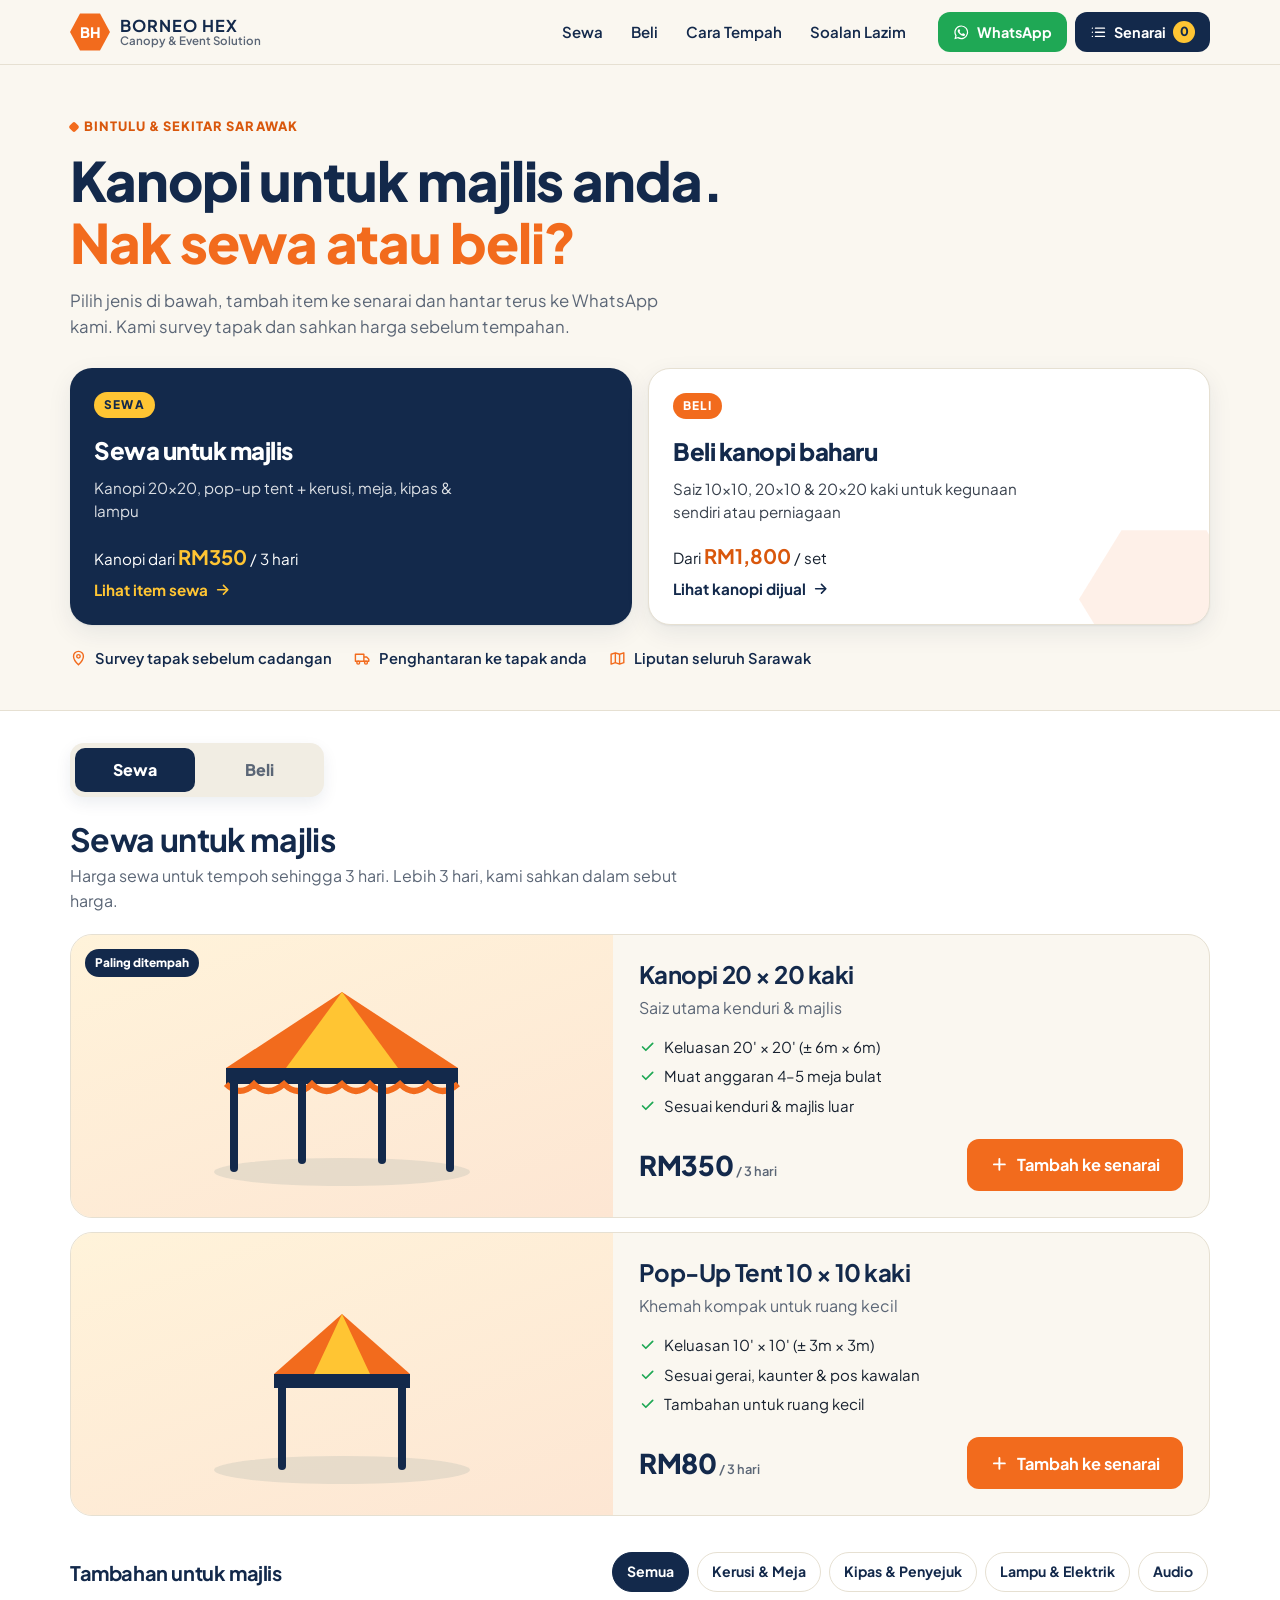
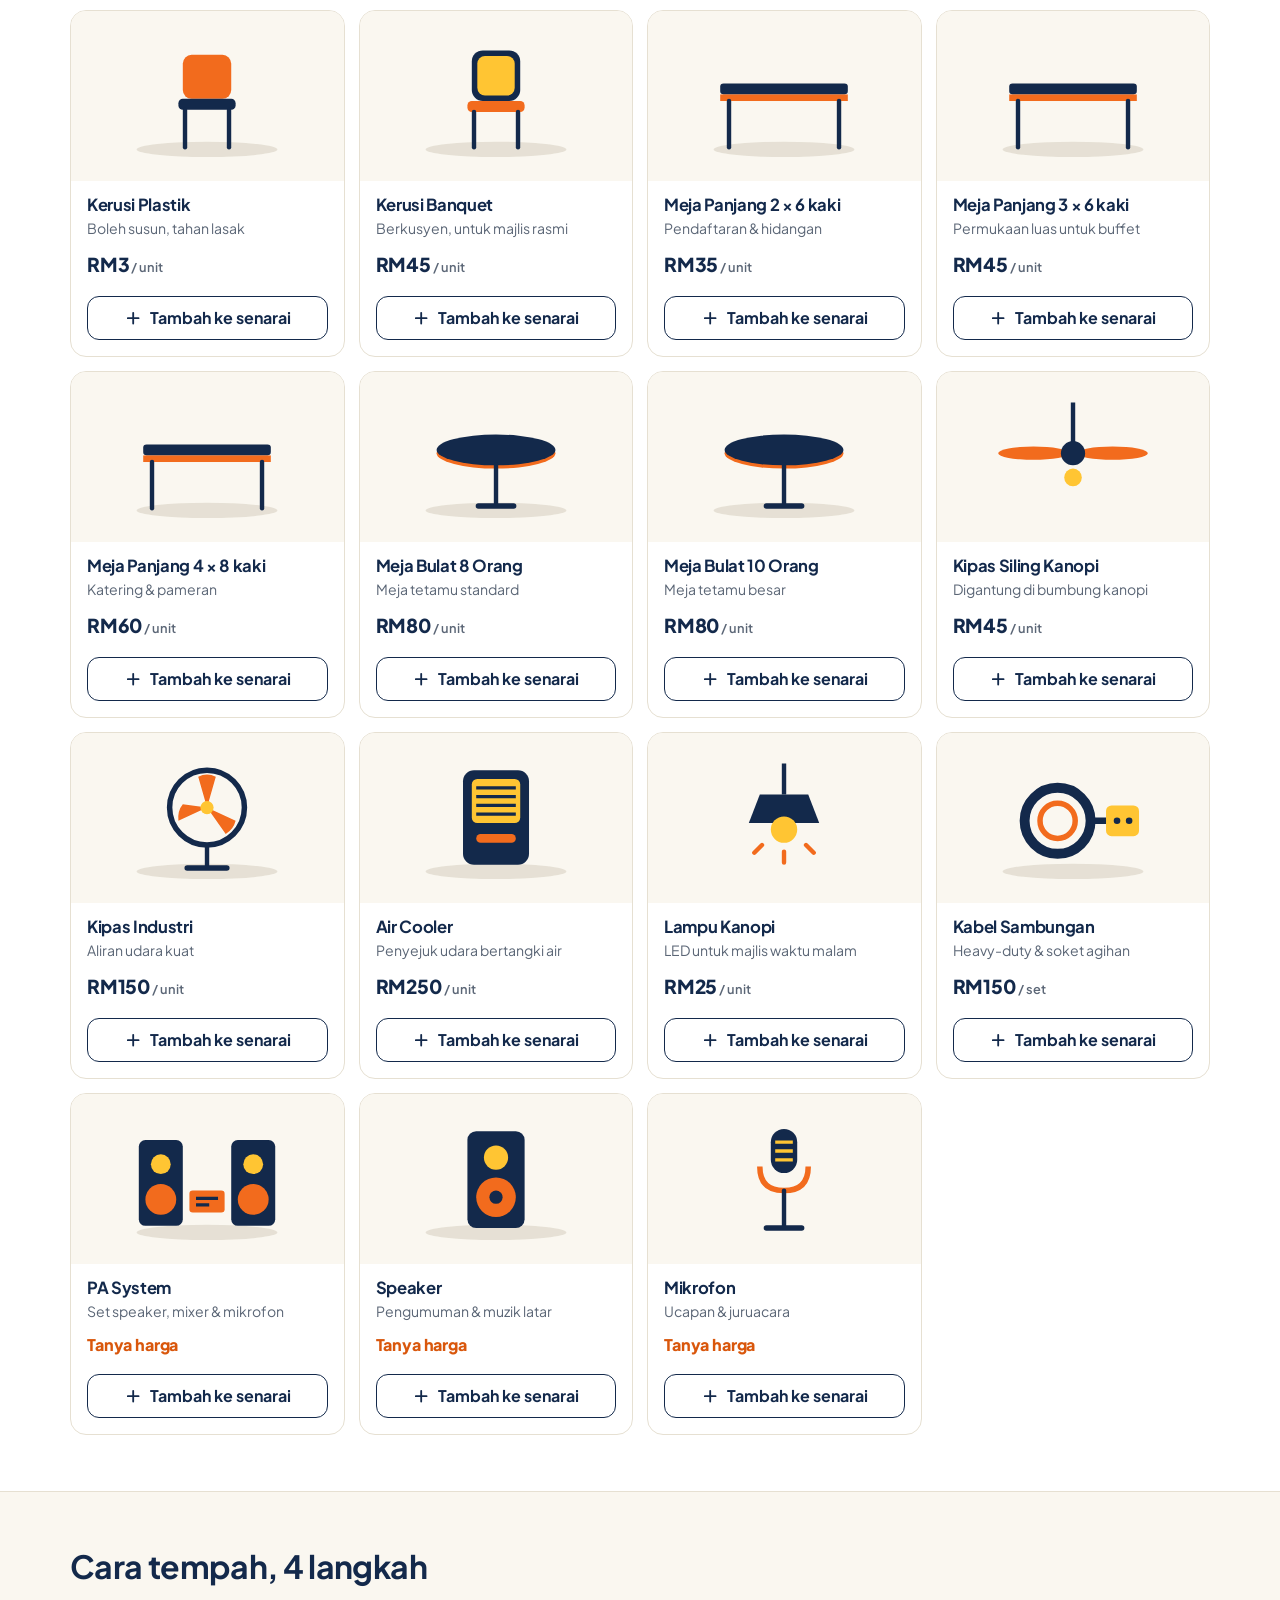
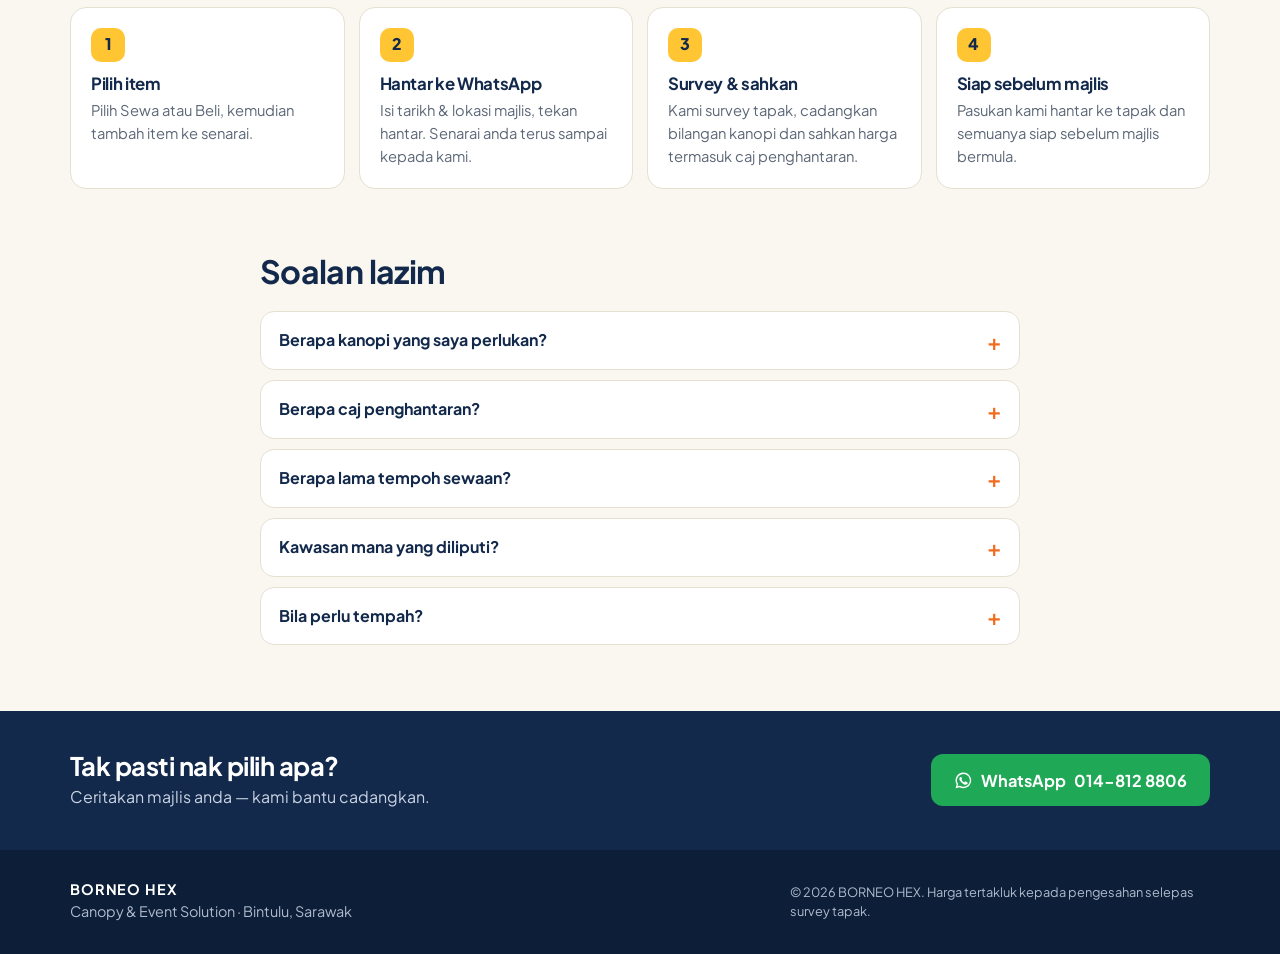
<file: borneo-hex-v01/index.html>
<!DOCTYPE html>
<html lang="ms">
<head>
  <meta charset="UTF-8">
  <meta name="viewport" content="width=device-width, initial-scale=1.0, viewport-fit=cover">
  <meta name="theme-color" content="#13294B">
  <title>BORNEO HEX | Sewa & Jual Kanopi di Sarawak</title>
  <meta name="description" content="Sewa kanopi 20x20 untuk kenduri dan majlis, atau beli kanopi baharu 10x10, 20x10 dan 20x20. Survey tapak sebelum tempahan. Bintulu & sekitar Sarawak.">
  <meta property="og:title" content="BORNEO HEX — Sewa & Jual Kanopi di Sarawak">
  <meta property="og:description" content="Pilih item, semak harga dan hantar senarai terus ke WhatsApp.">
  <link rel="icon" href="data:image/svg+xml,%3Csvg xmlns='http://www.w3.org/2000/svg' viewBox='0 0 40 40'%3E%3Cpath d='M10 3h20l10 17-10 17H10L0 20z' fill='%23F26B1D'/%3E%3C/svg%3E">
  <link rel="preconnect" href="https://fonts.googleapis.com">
  <link rel="preconnect" href="https://fonts.gstatic.com" crossorigin>
  <link href="https://fonts.googleapis.com/css2?family=Plus+Jakarta+Sans:wght@400;500;600;700;800&display=swap" rel="stylesheet">
  <link rel="stylesheet" href="assets/css/main.css">
</head>
<body>
  <a class="skip" href="#katalog">Langkau ke katalog</a>

  <!-- HEADER -->
  <header class="header" id="top">
    <div class="wrap header__in">
      <a href="#top" class="brand" aria-label="Borneo Hex — laman utama">
        <span class="brand__mark" aria-hidden="true">BH</span>
        <span class="brand__text"><strong>BORNEO HEX</strong><small>Canopy &amp; Event Solution</small></span>
      </a>
      <nav class="nav" aria-label="Menu utama">
        <a href="#katalog" data-go="sewa">Sewa</a>
        <a href="#katalog" data-go="jual">Beli</a>
        <a href="#cara">Cara Tempah</a>
        <a href="#soalan">Soalan Lazim</a>
      </nav>
      <div class="header__actions">
        <a class="btn btn--wa btn--sm hide-sm" data-wa href="#" target="_blank" rel="noopener noreferrer">
          <svg class="i" aria-hidden="true"><use href="#i-wa"/></svg> WhatsApp
        </a>
        <button class="btn btn--navy btn--sm" type="button" data-open-list aria-label="Buka senarai pilihan">
          <svg class="i" aria-hidden="true"><use href="#i-list"/></svg>
          <span class="hide-sm">Senarai</span>
          <span class="badge" data-count>0</span>
        </button>
      </div>
    </div>
  </header>

  <main>
    <!-- HERO: PILIHAN UTAMA SEWA / BELI -->
    <section class="hero">
      <div class="wrap">
        <p class="eyebrow">Bintulu &amp; sekitar Sarawak</p>
        <h1 class="hero__title">Kanopi untuk majlis anda.<br><span>Nak sewa atau beli?</span></h1>
        <p class="hero__lead">Pilih jenis di bawah, tambah item ke senarai dan hantar terus ke WhatsApp kami. Kami survey tapak dan sahkan harga sebelum tempahan.</p>

        <div class="choice">
          <button class="choice__card choice__card--sewa" type="button" data-go="sewa">
            <span class="choice__tag">SEWA</span>
            <span class="choice__title">Sewa untuk majlis</span>
            <span class="choice__desc">Kanopi 20×20, pop-up tent + kerusi, meja, kipas &amp; lampu</span>
            <span class="choice__price">Kanopi dari <b data-price-from="sewa">RM350</b> / 3 hari</span>
            <span class="choice__cta">Lihat item sewa <svg class="i" aria-hidden="true"><use href="#i-arrow"/></svg></span>
          </button>
          <button class="choice__card choice__card--jual" type="button" data-go="jual">
            <span class="choice__tag">BELI</span>
            <span class="choice__title">Beli kanopi baharu</span>
            <span class="choice__desc">Saiz 10×10, 20×10 &amp; 20×20 kaki untuk kegunaan sendiri atau perniagaan</span>
            <span class="choice__price">Dari <b data-price-from="jual">RM1,800</b> / set</span>
            <span class="choice__cta">Lihat kanopi dijual <svg class="i" aria-hidden="true"><use href="#i-arrow"/></svg></span>
          </button>
        </div>

        <ul class="trust">
          <li><svg class="i" aria-hidden="true"><use href="#i-pin"/></svg> Survey tapak sebelum cadangan</li>
          <li><svg class="i" aria-hidden="true"><use href="#i-truck"/></svg> Penghantaran ke tapak anda</li>
          <li><svg class="i" aria-hidden="true"><use href="#i-map"/></svg> Liputan seluruh Sarawak</li>
        </ul>
      </div>
    </section>

    <!-- KATALOG -->
    <section class="katalog" id="katalog">
      <div class="wrap">
        <div class="tabs" role="tablist" aria-label="Jenis tawaran">
          <button role="tab" id="tab-sewa" aria-controls="panel-sewa" aria-selected="true" data-tab="sewa">Sewa</button>
          <button role="tab" id="tab-jual" aria-controls="panel-jual" aria-selected="false" data-tab="jual">Beli</button>
        </div>

        <!-- PANEL SEWA -->
        <div class="panel" id="panel-sewa" role="tabpanel" aria-labelledby="tab-sewa">
          <div class="panel__head">
            <h2>Sewa untuk majlis</h2>
            <p>Harga sewa untuk tempoh sehingga 3 hari. Lebih 3 hari, kami sahkan dalam sebut harga.</p>
          </div>

          <div id="sewaUtama"></div>

          <div class="addons">
            <div class="addons__head">
              <h3>Tambahan untuk majlis</h3>
              <div class="chips" role="group" aria-label="Tapis kategori" id="chips"></div>
            </div>
            <div class="grid" id="sewaGrid"></div>
          </div>
        </div>

        <!-- PANEL JUAL -->
        <div class="panel" id="panel-jual" role="tabpanel" aria-labelledby="tab-jual" hidden>
          <div class="panel__head">
            <h2>Beli kanopi baharu</h2>
            <p>Unit baharu untuk kegunaan sendiri, surau, persatuan atau perniagaan sewaan. Harga untuk satu set lengkap.</p>
          </div>
          <div class="grid grid--jual" id="jualGrid"></div>
          <p class="panel__note">Perlukan saiz lain atau kuantiti pukal? <a href="#" data-wa data-wa-text="Hi BORNEO HEX, saya ingin bertanya tentang pembelian kanopi (saiz / kuantiti pukal).">Tanya kami di WhatsApp</a>.</p>
        </div>
      </div>
    </section>

    <!-- CARA TEMPAH -->
    <section class="cara" id="cara">
      <div class="wrap">
        <h2 class="section-title">Cara tempah, 4 langkah</h2>
        <ol class="steps">
          <li><b>1</b><h3>Pilih item</h3><p>Pilih Sewa atau Beli, kemudian tambah item ke senarai.</p></li>
          <li><b>2</b><h3>Hantar ke WhatsApp</h3><p>Isi tarikh &amp; lokasi majlis, tekan hantar. Senarai anda terus sampai kepada kami.</p></li>
          <li><b>3</b><h3>Survey &amp; sahkan</h3><p>Kami survey tapak, cadangkan bilangan kanopi dan sahkan harga termasuk caj penghantaran.</p></li>
          <li><b>4</b><h3>Siap sebelum majlis</h3><p>Pasukan kami hantar ke tapak dan semuanya siap sebelum majlis bermula.</p></li>
        </ol>
      </div>
    </section>

    <!-- SOALAN LAZIM -->
    <section class="faq" id="soalan">
      <div class="wrap wrap--narrow">
        <h2 class="section-title">Soalan lazim</h2>
        <details>
          <summary>Berapa kanopi yang saya perlukan?</summary>
          <p>Sebagai panduan, satu kanopi 20×20 kaki memuatkan anggaran 4–5 meja bulat. Bilangan sebenar bergantung pada keadaan tapak, jadi kami akan survey dahulu sebelum mencadangkan.</p>
        </details>
        <details>
          <summary>Berapa caj penghantaran?</summary>
          <p>Caj penghantaran dikira mengikut jarak lokasi majlis dari Bintulu. Kami nyatakan caj ini dalam sebut harga selepas menyemak lokasi anda.</p>
        </details>
        <details>
          <summary>Berapa lama tempoh sewaan?</summary>
          <p>Harga sewa adalah untuk sehingga 3 hari. Untuk tempoh lebih lama, nyatakan dalam senarai anda dan kami akan sahkan harganya.</p>
        </details>
        <details>
          <summary>Kawasan mana yang diliputi?</summary>
          <p>Kami berpangkalan di Bintulu dan melayani tempahan di seluruh Sarawak.</p>
        </details>
        <details>
          <summary>Bila perlu tempah?</summary>
          <p>Lebih awal lebih baik, terutamanya musim cuti sekolah dan hujung minggu. Hantar senarai anda dan kami semak ketersediaan tarikh.</p>
        </details>
      </div>
    </section>

    <!-- CTA -->
    <section class="cta">
      <div class="wrap cta__in">
        <div>
          <h2>Tak pasti nak pilih apa?</h2>
          <p>Ceritakan majlis anda — kami bantu cadangkan.</p>
        </div>
        <a class="btn btn--wa btn--lg" data-wa href="#" target="_blank" rel="noopener noreferrer">
          <svg class="i" aria-hidden="true"><use href="#i-wa"/></svg> WhatsApp <span data-wa-display>014-812 8806</span>
        </a>
      </div>
    </section>
  </main>

  <footer class="footer">
    <div class="wrap footer__in">
      <div>
        <strong>BORNEO HEX</strong>
        <p>Canopy &amp; Event Solution · Bintulu, Sarawak</p>
      </div>
      <p class="footer__small">© <span data-year></span> BORNEO HEX. Harga tertakluk kepada pengesahan selepas survey tapak.</p>
    </div>
  </footer>

  <!-- BAR BAWAH (MOBILE) -->
  <div class="dock" data-dock>
    <button class="dock__list" type="button" data-open-list>
      <span class="dock__count"><span data-count>0</span> item</span>
      <span class="dock__total" data-dock-total>Senarai kosong</span>
    </button>
    <a class="dock__wa" data-wa href="#" target="_blank" rel="noopener noreferrer" aria-label="WhatsApp Borneo Hex">
      <svg class="i" aria-hidden="true"><use href="#i-wa"/></svg>
    </a>
  </div>

  <!-- SENARAI PILIHAN (DRAWER) -->
  <div class="sheet" id="sheet" hidden>
    <div class="sheet__backdrop" data-close-list></div>
    <aside class="sheet__panel" role="dialog" aria-modal="true" aria-labelledby="sheetTitle">
      <div class="sheet__head">
        <h2 id="sheetTitle">Senarai pilihan</h2>
        <button class="icon-btn" type="button" data-close-list aria-label="Tutup"><svg class="i" aria-hidden="true"><use href="#i-x"/></svg></button>
      </div>

      <div class="sheet__body">
        <div id="listEmpty" class="empty">
          <p><b>Senarai masih kosong.</b></p>
          <p>Tambah item dari katalog Sewa atau Beli.</p>
          <button class="btn btn--navy btn--sm" type="button" data-close-list>Lihat katalog</button>
        </div>

        <div id="listFilled" hidden>
          <div id="listItems"></div>

          <div class="totals" id="totals"></div>

          <form id="detailsForm" class="form" novalidate>
            <h3>Butiran majlis</h3>
            <label>Nama
              <input name="nama" autocomplete="name" placeholder="Contoh: Pn. Aisyah" required maxlength="80">
            </label>
            <div class="form__row">
              <label data-sewa-only>Tarikh majlis
                <input type="date" name="tarikh">
              </label>
              <label data-sewa-only>Tempoh sewa (hari)
                <input type="number" name="tempoh" min="1" max="30" step="1" value="3" inputmode="numeric">
              </label>
            </div>
            <label>Lokasi <span class="muted">(kawasan / taman / kampung)</span>
              <input name="lokasi" placeholder="Contoh: Kidurong, Bintulu" required maxlength="120">
            </label>
            <label data-sewa-only>Jenis majlis
              <select name="jenis"><option value="">Pilih (pilihan)</option></select>
            </label>
            <label>Catatan <span class="muted">(pilihan)</span>
              <textarea name="catatan" rows="2" maxlength="500" placeholder="Contoh: anggaran 200 tetamu, tapak berumput"></textarea>
            </label>
            <p class="form__note" id="tempohNote" role="status" hidden></p>
            <p class="form__error" id="formError" role="alert"></p>
          </form>
        </div>
      </div>

      <div class="sheet__foot" id="sheetFoot" hidden>
        <button class="btn btn--wa btn--block" type="submit" form="detailsForm">
          <svg class="i" aria-hidden="true"><use href="#i-wa"/></svg> Hantar senarai ke WhatsApp
        </button>
        <button class="link-btn" type="button" id="clearList">Kosongkan senarai</button>
      </div>
    </aside>
  </div>

  <div class="toast" id="toast" role="status" aria-live="polite"></div>

  <!-- IKON -->
  <svg class="sprite" width="0" height="0" aria-hidden="true">
    <symbol id="i-wa" viewBox="0 0 24 24"><path fill="currentColor" d="M12 2a10 10 0 0 0-8.6 15.1L2 22l5-1.3A10 10 0 1 0 12 2Zm0 18.2a8.2 8.2 0 0 1-4.2-1.2l-.3-.2-3 .8.8-2.9-.2-.3A8.2 8.2 0 1 1 12 20.2Zm4.5-6.1c-.2-.1-1.5-.7-1.7-.8-.2-.1-.4-.1-.6.1l-.8 1c-.1.2-.3.2-.5.1a6.7 6.7 0 0 1-3.3-2.9c-.3-.4.2-.4.7-1.4.1-.2 0-.3 0-.4l-.8-1.8c-.2-.5-.4-.4-.6-.4h-.5a1 1 0 0 0-.7.3 3 3 0 0 0-.9 2.2 5.2 5.2 0 0 0 1.1 2.7 11.8 11.8 0 0 0 4.5 4c1.7.7 2.3.8 3.2.6.5-.1 1.5-.6 1.7-1.2.2-.6.2-1.1.2-1.2-.1-.1-.3-.2-.5-.3Z"/></symbol>
    <symbol id="i-list" viewBox="0 0 24 24"><path fill="none" stroke="currentColor" stroke-width="2" stroke-linecap="round" d="M8 6h13M8 12h13M8 18h13M3.5 6h.01M3.5 12h.01M3.5 18h.01"/></symbol>
    <symbol id="i-arrow" viewBox="0 0 24 24"><path fill="none" stroke="currentColor" stroke-width="2.2" stroke-linecap="round" stroke-linejoin="round" d="M5 12h14M13 6l6 6-6 6"/></symbol>
    <symbol id="i-x" viewBox="0 0 24 24"><path fill="none" stroke="currentColor" stroke-width="2.2" stroke-linecap="round" d="M6 6l12 12M18 6 6 18"/></symbol>
    <symbol id="i-plus" viewBox="0 0 24 24"><path fill="none" stroke="currentColor" stroke-width="2.4" stroke-linecap="round" d="M12 5v14M5 12h14"/></symbol>
    <symbol id="i-minus" viewBox="0 0 24 24"><path fill="none" stroke="currentColor" stroke-width="2.4" stroke-linecap="round" d="M5 12h14"/></symbol>
    <symbol id="i-check" viewBox="0 0 24 24"><path fill="none" stroke="currentColor" stroke-width="2.4" stroke-linecap="round" stroke-linejoin="round" d="m5 12.5 4.5 4.5L19 7.5"/></symbol>
    <symbol id="i-trash" viewBox="0 0 24 24"><path fill="none" stroke="currentColor" stroke-width="2" stroke-linecap="round" d="M4 7h16M10 11v6M14 11v6M6 7l1 13h10l1-13M9 7V4h6v3"/></symbol>
    <symbol id="i-pin" viewBox="0 0 24 24"><path fill="none" stroke="currentColor" stroke-width="2" d="M12 21s7-6.2 7-12a7 7 0 1 0-14 0c0 5.8 7 12 7 12Z"/><circle cx="12" cy="9" r="2.5" fill="none" stroke="currentColor" stroke-width="2"/></symbol>
    <symbol id="i-truck" viewBox="0 0 24 24"><path fill="none" stroke="currentColor" stroke-width="2" stroke-linejoin="round" d="M2 6h12v10H2zM14 10h4l3 3v3h-7z"/><circle cx="6" cy="18" r="2" fill="#fff" stroke="currentColor" stroke-width="2"/><circle cx="17" cy="18" r="2" fill="#fff" stroke="currentColor" stroke-width="2"/></symbol>
    <symbol id="i-map" viewBox="0 0 24 24"><path fill="none" stroke="currentColor" stroke-width="2" stroke-linejoin="round" d="m3 6 6-2 6 2 6-2v14l-6 2-6-2-6 2zM9 4v14M15 6v14"/></symbol>
  </svg>

  <script src="assets/js/data.js"></script>
  <script src="assets/js/icons.js"></script>
  <script src="assets/js/app.js"></script>
</body>
</html>
</file>
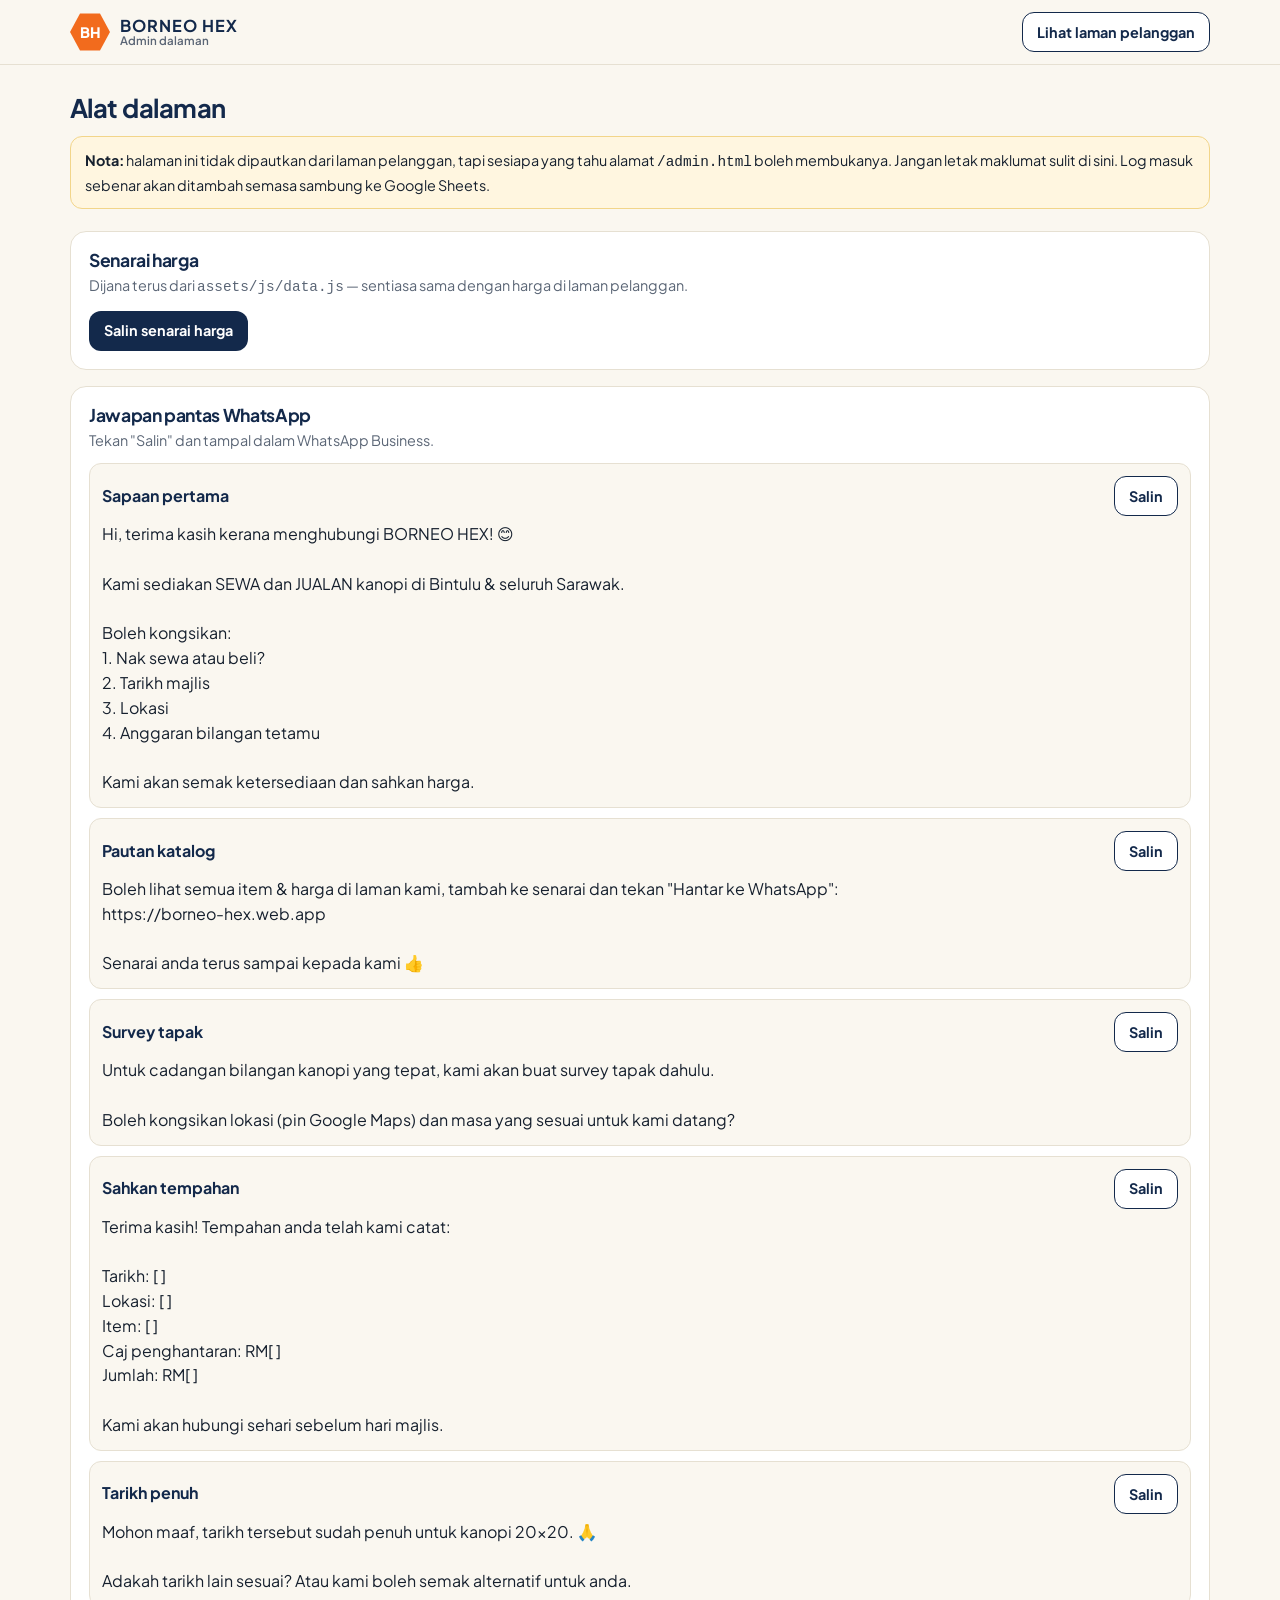
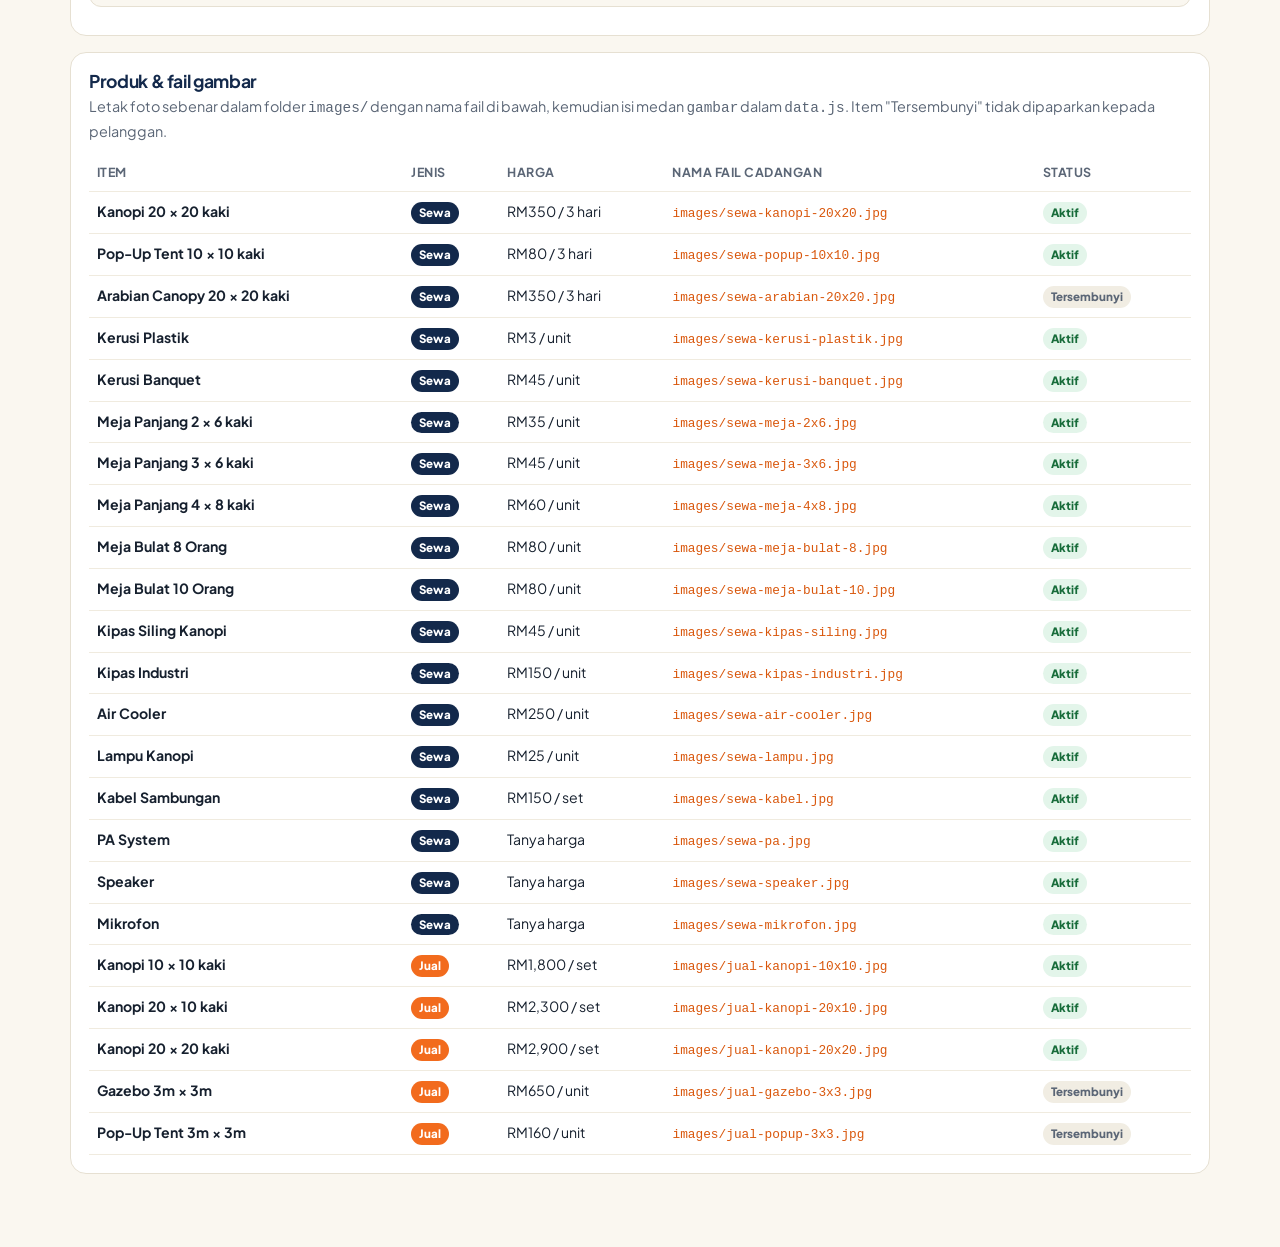
<file: borneo-hex-v01/admin.html>
<!DOCTYPE html>
<html lang="ms">
<head>
  <meta charset="UTF-8">
  <meta name="viewport" content="width=device-width, initial-scale=1.0">
  <meta name="robots" content="noindex, nofollow">
  <meta name="theme-color" content="#13294B">
  <title>Admin · BORNEO HEX</title>
  <link rel="preconnect" href="https://fonts.googleapis.com">
  <link rel="preconnect" href="https://fonts.gstatic.com" crossorigin>
  <link href="https://fonts.googleapis.com/css2?family=Plus+Jakarta+Sans:wght@400;500;600;700;800&display=swap" rel="stylesheet">
  <link rel="stylesheet" href="assets/css/main.css">
  <style>
    .admin { padding: 28px 0 60px; }
    .admin h1 { font-size: 1.6rem; }
    .admin .warn { background: #FFF6E0; border: 1.5px solid #F2D58A; border-radius: 12px; padding: 12px 14px; margin: 14px 0 22px; font-size: .9rem; }
    .box { background: #fff; border: 1.5px solid var(--line); border-radius: 16px; padding: 18px; margin-bottom: 16px; }
    .box h2 { font-size: 1.1rem; margin-bottom: 4px; }
    .box > p { color: var(--muted); font-size: .9rem; margin-bottom: 12px; }
    .tpl { border: 1px solid var(--line); border-radius: 12px; padding: 12px; margin-bottom: 10px; background: var(--cream); }
    .tpl__head { display: flex; justify-content: space-between; align-items: center; gap: 10px; margin-bottom: 6px; }
    .tpl__head b { color: var(--navy); }
    .tpl pre { margin: 0; white-space: pre-wrap; font: 500 .86rem/1.5 inherit; color: var(--ink); font-family: inherit; }
    table { width: 100%; border-collapse: collapse; font-size: .88rem; }
    th, td { text-align: left; padding: 9px 8px; border-bottom: 1px solid #F0EBDF; vertical-align: top; }
    th { color: var(--muted); font-weight: 700; font-size: .78rem; text-transform: uppercase; letter-spacing: .04em; }
    td code { font-size: .8rem; color: var(--orange-2); }
    .tag { display: inline-block; font-size: .72rem; font-weight: 800; padding: 2px 8px; border-radius: 99px; }
    .tag--on { background: #E3F5EA; color: #176C3A; }
    .tag--off { background: #F1EDE3; color: var(--muted); }
    .tag--sewa { background: var(--navy); color: #fff; }
    .tag--jual { background: var(--orange); color: #fff; }
    .scroll { overflow-x: auto; }
    @media (max-width: 640px) { body { padding-bottom: 0; } .hide-m { display: none; } }
  </style>
</head>
<body>
  <header class="header">
    <div class="wrap header__in">
      <a href="./" class="brand">
        <span class="brand__mark" aria-hidden="true">BH</span>
        <span class="brand__text"><strong>BORNEO HEX</strong><small>Admin dalaman</small></span>
      </a>
      <a class="btn btn--outline btn--sm" href="./">Lihat laman pelanggan</a>
    </div>
  </header>

  <main class="admin">
    <div class="wrap">
      <h1>Alat dalaman</h1>
      <p class="warn"><b>Nota:</b> halaman ini tidak dipautkan dari laman pelanggan, tapi sesiapa yang tahu alamat <code>/admin.html</code> boleh membukanya. Jangan letak maklumat sulit di sini. Log masuk sebenar akan ditambah semasa sambung ke Google Sheets.</p>

      <section class="box">
        <h2>Senarai harga</h2>
        <p>Dijana terus dari <code>assets/js/data.js</code> — sentiasa sama dengan harga di laman pelanggan.</p>
        <button class="btn btn--navy btn--sm" type="button" id="copyPrices">Salin senarai harga</button>
      </section>

      <section class="box">
        <h2>Jawapan pantas WhatsApp</h2>
        <p>Tekan "Salin" dan tampal dalam WhatsApp Business.</p>
        <div id="templates"></div>
      </section>

      <section class="box">
        <h2>Produk &amp; fail gambar</h2>
        <p>Letak foto sebenar dalam folder <code>images/</code> dengan nama fail di bawah, kemudian isi medan <code>gambar</code> dalam <code>data.js</code>. Item "Tersembunyi" tidak dipaparkan kepada pelanggan.</p>
        <div class="scroll">
          <table>
            <thead><tr><th>Item</th><th>Jenis</th><th>Harga</th><th class="hide-m">Nama fail cadangan</th><th>Status</th></tr></thead>
            <tbody id="productRows"></tbody>
          </table>
        </div>
      </section>
    </div>
  </main>

  <div class="toast" id="toast" role="status" aria-live="polite"></div>

  <script src="assets/js/data.js"></script>
  <script>
  (function () {
    const { tetapan: T, produk } = window.BH;
    const $ = s => document.querySelector(s);
    const rm = n => "RM" + Number(n).toLocaleString("en-MY", { minimumFractionDigits: n % 1 ? 2 : 0 });
    const esc = s => String(s).replace(/[&<>"']/g, c => ({ "&": "&amp;", "<": "&lt;", ">": "&gt;", '"': "&quot;", "'": "&#39;" }[c]));
    const aktif = produk.filter(p => p.aktif !== false);

    let tt;
    function toast(m) { const t = $("#toast"); t.textContent = m; t.classList.add("show"); clearTimeout(tt); tt = setTimeout(() => t.classList.remove("show"), 2000); }
    async function copy(text, msg) {
      try { await navigator.clipboard.writeText(text); }
      catch (e) {
        const ta = document.createElement("textarea"); ta.value = text; document.body.appendChild(ta); ta.select();
        document.execCommand("copy"); ta.remove();
      }
      toast(msg);
    }
    const harga = p => p.harga === null ? "Tanya harga" : `${rm(p.harga)} ${p.unit}`;

    function senaraiHarga() {
      const out = [`${T.namaPerniagaan} — SENARAI HARGA`, ""];
      const sewa = aktif.filter(p => p.mod === "sewa");
      const jual = aktif.filter(p => p.mod === "jual");
      out.push(`*SEWA* (sehingga ${T.tempohSewaAsas} hari)`, ...sewa.map(p => `• ${p.nama} — ${harga(p)}`), "");
      out.push("*BELI* (unit baharu)", ...jual.map(p => `• ${p.nama} — ${harga(p)}`), "");
      out.push("Caj penghantaran ikut jarak lokasi. Harga muktamad disahkan selepas survey tapak.", `WhatsApp: ${T.whatsappPaparan}`);
      return out.join("\n");
    }

    const templates = [
      { t: "Sapaan pertama", x: `Hi, terima kasih kerana menghubungi ${T.namaPerniagaan}! 😊\n\nKami sediakan SEWA dan JUALAN kanopi di Bintulu & seluruh Sarawak.\n\nBoleh kongsikan:\n1. Nak sewa atau beli?\n2. Tarikh majlis\n3. Lokasi\n4. Anggaran bilangan tetamu\n\nKami akan semak ketersediaan dan sahkan harga.` },
      { t: "Pautan katalog", x: `Boleh lihat semua item & harga di laman kami, tambah ke senarai dan tekan "Hantar ke WhatsApp":\nhttps://borneo-hex.web.app\n\nSenarai anda terus sampai kepada kami 👍` },
      { t: "Survey tapak", x: `Untuk cadangan bilangan kanopi yang tepat, kami akan buat survey tapak dahulu.\n\nBoleh kongsikan lokasi (pin Google Maps) dan masa yang sesuai untuk kami datang?` },
      { t: "Sahkan tempahan", x: `Terima kasih! Tempahan anda telah kami catat:\n\nTarikh: [ ]\nLokasi: [ ]\nItem: [ ]\nCaj penghantaran: RM[ ]\nJumlah: RM[ ]\n\nKami akan hubungi sehari sebelum hari majlis.` },
      { t: "Tarikh penuh", x: `Mohon maaf, tarikh tersebut sudah penuh untuk kanopi 20×20. 🙏\n\nAdakah tarikh lain sesuai? Atau kami boleh semak alternatif untuk anda.` }
    ];
    $("#templates").innerHTML = templates.map((t, i) => `
      <div class="tpl"><div class="tpl__head"><b>${esc(t.t)}</b>
      <button class="btn btn--outline btn--sm" type="button" data-copy="${i}">Salin</button></div>
      <pre>${esc(t.x)}</pre></div>`).join("");

    $("#productRows").innerHTML = produk.map(p => `
      <tr>
        <td><b>${esc(p.nama)}</b></td>
        <td><span class="tag tag--${p.mod}">${p.mod === "sewa" ? "Sewa" : "Jual"}</span></td>
        <td>${esc(harga(p))}</td>
        <td class="hide-m"><code>images/${esc(p.id)}.jpg</code>${p.gambar ? " ✓" : ""}</td>
        <td><span class="tag ${p.aktif === false ? "tag--off" : "tag--on"}">${p.aktif === false ? "Tersembunyi" : "Aktif"}</span></td>
      </tr>`).join("");

    $("#copyPrices").addEventListener("click", () => copy(senaraiHarga(), "Senarai harga disalin"));
    document.addEventListener("click", e => {
      const b = e.target.closest("[data-copy]");
      if (b) copy(templates[+b.dataset.copy].x, "Jawapan disalin");
    });
  })();
  </script>
</body>
</html>
</file>
<file: borneo-hex-v01/assets/css/main.css>
/* BORNEO HEX — gaya laman (Navy / Oren / Kuning / Off-White) */
:root {
  --navy: #13294B;
  --navy-2: #1E3A66;
  --orange: #F26B1D;
  --orange-2: #D9570C;
  --yellow: #FFC533;
  --cream: #FAF7F0;
  --paper: #FFFFFF;
  --ink: #16202E;
  --muted: #5B6676;
  --line: #E6E0D2;
  --wa: #1FA855;
  --wa-2: #178C46;
  --r: 16px;
  --r-lg: 22px;
  --shadow: 0 1px 2px rgba(19, 41, 75, .06), 0 8px 24px rgba(19, 41, 75, .08);
  --wrap: 1140px;
}

*, *::before, *::after { box-sizing: border-box; }
html { scroll-behavior: smooth; scroll-padding-top: 76px; -webkit-text-size-adjust: 100%; }
body {
  margin: 0; background: var(--cream); color: var(--ink);
  font: 400 16px/1.55 "Plus Jakarta Sans", system-ui, -apple-system, "Segoe UI", sans-serif;
  -webkit-font-smoothing: antialiased;
}
body.lock { overflow: hidden; }
h1, h2, h3, h4 { margin: 0; line-height: 1.15; color: var(--navy); letter-spacing: -.02em; }
p { margin: 0; }
a { color: inherit; }
button, input, select, textarea { font: inherit; color: inherit; }
button { cursor: pointer; }
img { max-width: 100%; display: block; }
[hidden] { display: none !important; }
.muted { color: var(--muted); }
.i { width: 1.15em; height: 1.15em; flex: none; }
:focus-visible { outline: 3px solid var(--yellow); outline-offset: 2px; border-radius: 6px; }

.wrap { width: min(var(--wrap), 100% - 32px); margin-inline: auto; }
.wrap--narrow { width: min(760px, 100% - 32px); }
.skip { position: absolute; left: -9999px; }
.skip:focus { left: 12px; top: 12px; z-index: 100; background: #fff; padding: 8px 12px; border-radius: 8px; }

/* ---------- butang ---------- */
.btn {
  display: inline-flex; align-items: center; justify-content: center; gap: .5em;
  min-height: 44px; padding: 0 18px; border-radius: 12px; border: 1.5px solid transparent;
  font-weight: 700; text-decoration: none; white-space: nowrap;
  transition: background .15s, transform .15s, box-shadow .15s;
}
.btn:active { transform: translateY(1px); }
.btn--sm { min-height: 40px; padding: 0 14px; font-size: .9rem; }
.btn--lg { min-height: 52px; padding: 0 22px; font-size: 1.02rem; }
.btn--block { width: 100%; }
.btn--navy { background: var(--navy); color: #fff; }
.btn--navy:hover { background: var(--navy-2); }
.btn--orange { background: var(--orange); color: #fff; }
.btn--orange:hover { background: var(--orange-2); }
.btn--wa { background: var(--wa); color: #fff; }
.btn--wa:hover { background: var(--wa-2); }
.btn--outline { background: #fff; border-color: var(--navy); color: var(--navy); }
.btn--outline:hover { background: var(--navy); color: #fff; }
.badge {
  min-width: 22px; height: 22px; padding: 0 6px; border-radius: 99px; background: var(--yellow); color: var(--navy);
  font-size: .78rem; font-weight: 800; display: inline-grid; place-items: center;
}
.icon-btn {
  width: 40px; height: 40px; border-radius: 10px; border: 0; background: #F1EDE3; color: var(--navy);
  display: inline-grid; place-items: center;
}
.icon-btn:hover { background: #E6E0D2; }
.icon-btn--sm { width: 34px; height: 34px; background: transparent; color: var(--muted); }
.icon-btn--sm:hover { color: #B42318; background: #FDECEA; }
.link-btn { background: none; border: 0; color: var(--muted); font-size: .88rem; text-decoration: underline; padding: 8px; }

/* ---------- header ---------- */
.header {
  position: sticky; top: 0; z-index: 30;
  background: rgba(250, 247, 240, .92); backdrop-filter: saturate(1.4) blur(12px);
  border-bottom: 1px solid var(--line);
}
.header__in { display: flex; align-items: center; gap: 20px; min-height: 64px; }
.brand { display: flex; align-items: center; gap: 10px; text-decoration: none; margin-right: auto; }
.brand__mark {
  width: 40px; height: 40px; display: grid; place-items: center; background: var(--orange); color: #fff;
  font-weight: 800; font-size: .9rem; clip-path: polygon(25% 4%, 75% 4%, 100% 50%, 75% 96%, 25% 96%, 0 50%);
}
.brand__text { display: flex; flex-direction: column; line-height: 1.1; }
.brand__text strong { color: var(--navy); letter-spacing: .06em; font-size: 1.02rem; }
.brand__text small { color: var(--muted); font-size: .72rem; font-weight: 600; }
.nav { display: flex; gap: 4px; }
.nav a { padding: 8px 12px; border-radius: 10px; text-decoration: none; font-weight: 600; font-size: .94rem; color: var(--navy); }
.nav a:hover { background: #F1EDE3; }
.header__actions { display: flex; gap: 8px; }

/* ---------- hero ---------- */
.hero { padding: 48px 0 40px; }
.eyebrow {
  display: inline-flex; gap: 6px; align-items: center; font-size: .8rem; font-weight: 800; letter-spacing: .08em;
  text-transform: uppercase; color: var(--orange-2); margin-bottom: 12px;
}
.eyebrow::before { content: ""; width: 8px; height: 8px; border-radius: 2px; background: var(--orange); transform: rotate(45deg); }
.hero__title { font-size: clamp(2rem, 5.2vw, 3.4rem); font-weight: 800; }
.hero__title span { color: var(--orange); }
.hero__lead { max-width: 620px; margin-top: 14px; color: var(--muted); font-size: 1.05rem; }

.choice { display: grid; grid-template-columns: 1fr 1fr; gap: 16px; margin-top: 28px; }
.choice__card {
  position: relative; text-align: left; border: 0; border-radius: var(--r-lg); padding: 24px;
  display: flex; flex-direction: column; gap: 6px; min-height: 230px; overflow: hidden;
  box-shadow: var(--shadow); transition: transform .2s, box-shadow .2s;
}
.choice__card:hover { transform: translateY(-3px); box-shadow: 0 14px 34px rgba(19, 41, 75, .16); }
.choice__card--sewa { background: var(--navy); color: #fff; }
.choice__card--jual { background: #fff; color: var(--ink); border: 1.5px solid var(--line); }
.choice__card::after {
  content: ""; position: absolute; right: -40px; bottom: -50px; width: 170px; height: 150px; opacity: .1;
  background: var(--yellow); clip-path: polygon(25% 4%, 75% 4%, 100% 50%, 75% 96%, 25% 96%, 0 50%);
}
.choice__card--sewa::after { display: none; }
.choice__card--jual::after { background: var(--orange); opacity: .1; }
.choice__tag {
  align-self: flex-start; font-size: .74rem; font-weight: 800; letter-spacing: .1em; padding: 4px 10px; border-radius: 99px;
  background: var(--yellow); color: var(--navy);
}
.choice__card--jual .choice__tag { background: var(--orange); color: #fff; }
.choice__title { font-size: 1.5rem; font-weight: 800; letter-spacing: -.02em; margin-top: 8px; }
.choice__card--jual .choice__title { color: var(--navy); }
.choice__desc { opacity: .85; font-size: .95rem; max-width: 34ch; }
.choice__price { margin-top: auto; padding-top: 10px; font-size: .95rem; }
.choice__price b { font-size: 1.25rem; color: var(--yellow); }
.choice__card--jual .choice__price b { color: var(--orange-2); }
.choice__cta { display: inline-flex; align-items: center; gap: 6px; font-weight: 700; font-size: .95rem; }
.choice__card--sewa .choice__cta { color: var(--yellow); }
.choice__card--jual .choice__cta { color: var(--navy); }

.trust { list-style: none; padding: 0; margin: 22px 0 0; display: flex; flex-wrap: wrap; gap: 10px 22px; }
.trust li { display: flex; align-items: center; gap: 8px; font-weight: 600; font-size: .92rem; color: var(--navy); }
.trust .i { color: var(--orange); }

/* ---------- katalog ---------- */
.katalog { padding: 32px 0 56px; background: #fff; border-top: 1px solid var(--line); border-bottom: 1px solid var(--line); }
.tabs {
  display: inline-grid; grid-template-columns: 1fr 1fr; padding: 5px; gap: 4px; background: #F1EDE3; border-radius: 14px;
  position: sticky; top: 74px; z-index: 10; box-shadow: 0 6px 16px rgba(19, 41, 75, .08);
}
.tabs button {
  min-width: 120px; min-height: 44px; border: 0; border-radius: 10px; background: transparent; font-weight: 800;
  color: var(--muted); font-size: 1rem;
}
.tabs button[aria-selected="true"] { background: var(--navy); color: #fff; }
#tab-jual[aria-selected="true"] { background: var(--orange); }
.panel { margin-top: 24px; }
.panel__head { margin-bottom: 20px; }
.panel__head h2 { font-size: clamp(1.5rem, 3.2vw, 2rem); }
.panel__head p { color: var(--muted); margin-top: 6px; max-width: 640px; }
.panel__note { margin-top: 20px; color: var(--muted); }
.panel__note a { color: var(--orange-2); font-weight: 700; }

.feature {
  display: grid; grid-template-columns: 1fr 1.1fr; gap: 0; background: var(--cream); border: 1.5px solid var(--line);
  border-radius: var(--r-lg); overflow: hidden; margin-bottom: 14px;
}
.feature.is-in { border-color: var(--orange); }
.feature__media { position: relative; background: linear-gradient(160deg, #FFF3DA, #FDE6D3); display: grid; place-items: center; padding: 24px; min-height: 240px; }
.feature__media svg, .feature__media img { width: min(320px, 100%); height: auto; }
.feature__media img { aspect-ratio: 4 / 3; object-fit: cover; border-radius: 12px; }
.feature__body { padding: 26px; display: flex; flex-direction: column; gap: 8px; }
.feature__body h3 { font-size: 1.5rem; }
.feature__buy { margin-top: auto; padding-top: 14px; display: flex; flex-wrap: wrap; align-items: center; justify-content: space-between; gap: 12px; }
.feature .price { font-size: 1.7rem; }
.pill {
  position: absolute; top: 14px; left: 14px; background: var(--navy); color: #fff; font-size: .74rem; font-weight: 800;
  padding: 5px 10px; border-radius: 99px;
}
.ticks { list-style: none; padding: 0; margin: 6px 0 0; display: grid; gap: 6px; }
.ticks li { display: flex; gap: 8px; align-items: flex-start; font-size: .94rem; }
.ticks .i { color: var(--wa); margin-top: 3px; }

.addons { margin-top: 34px; }
.addons__head { display: flex; flex-wrap: wrap; align-items: center; justify-content: space-between; gap: 12px; margin-bottom: 16px; }
.addons__head h3 { font-size: 1.25rem; }
.chips { display: flex; gap: 8px; overflow-x: auto; scrollbar-width: none; padding: 2px; }
.chips::-webkit-scrollbar { display: none; }
.chip {
  border: 1.5px solid var(--line); background: #fff; padding: 8px 14px; border-radius: 99px; font-weight: 700; font-size: .88rem;
  white-space: nowrap; color: var(--navy);
}
.chip[aria-pressed="true"] { background: var(--navy); border-color: var(--navy); color: #fff; }

.grid { display: grid; grid-template-columns: repeat(auto-fill, minmax(230px, 1fr)); gap: 14px; }
.grid--jual { grid-template-columns: repeat(auto-fill, minmax(280px, 1fr)); }
.card {
  background: #fff; border: 1.5px solid var(--line); border-radius: var(--r); overflow: hidden;
  display: flex; flex-direction: column; transition: border-color .15s, box-shadow .15s;
}
.card:hover { box-shadow: var(--shadow); }
.card.is-in { border-color: var(--orange); box-shadow: 0 0 0 3px rgba(242, 107, 29, .12); }
.card__media { position: relative; background: var(--cream); display: grid; place-items: center; padding: 14px; aspect-ratio: 16 / 10; }
.card__media svg { width: 72%; height: auto; }
.card__media img { width: 100%; height: 100%; object-fit: cover; }
.card--jual .card__media { background: linear-gradient(160deg, #FFF3DA, #FDE6D3); }
.card__body { padding: 14px 16px 6px; display: flex; flex-direction: column; gap: 4px; flex: 1; }
.card__body h4 { font-size: 1.04rem; }
.card__body .muted { font-size: .88rem; }
.card__body .price { margin-top: 6px; }
.card .ctl { padding: 10px 16px 16px; }
.card .btn--add { width: 100%; }

.price { font-weight: 800; color: var(--navy); font-size: 1.2rem; letter-spacing: -.01em; }
.price small { font-weight: 600; color: var(--muted); font-size: .8rem; letter-spacing: 0; }
.price--ask { color: var(--orange-2); font-size: 1rem; }

.stepper { display: inline-flex; align-items: center; border: 1.5px solid var(--navy); border-radius: 12px; overflow: hidden; background: #fff; }
.card .stepper { width: 100%; }
.stepper button { width: 44px; height: 42px; border: 0; background: #fff; color: var(--navy); display: grid; place-items: center; }
.stepper button:hover { background: #F1EDE3; }
.stepper input {
  width: 100%; min-width: 48px; height: 42px; border: 0; text-align: center; font-weight: 800; color: var(--navy);
  -moz-appearance: textfield; appearance: textfield; background: #FFF6E6;
}
.stepper input::-webkit-outer-spin-button, .stepper input::-webkit-inner-spin-button { -webkit-appearance: none; margin: 0; }
.stepper--lg button { width: 50px; height: 52px; }
.stepper--lg input { height: 52px; width: 64px; font-size: 1.1rem; }
.stepper--sm { align-self: flex-start; margin-top: 6px; border-width: 1px; border-radius: 10px; }
.stepper--sm button { width: 34px; height: 32px; }
.stepper--sm input { height: 32px; width: 44px; min-width: 0; }

/* ---------- cara tempah ---------- */
.cara { padding: 56px 0; }
.section-title { font-size: clamp(1.5rem, 3.2vw, 2rem); margin-bottom: 22px; }
.steps { list-style: none; padding: 0; margin: 0; display: grid; grid-template-columns: repeat(4, 1fr); gap: 14px; }
.steps li { background: #fff; border: 1.5px solid var(--line); border-radius: var(--r); padding: 20px; }
.steps b {
  width: 34px; height: 34px; display: grid; place-items: center; background: var(--yellow); color: var(--navy);
  border-radius: 10px; font-weight: 800; margin-bottom: 12px;
}
.steps h3 { font-size: 1.05rem; margin-bottom: 6px; }
.steps p { color: var(--muted); font-size: .92rem; }

/* ---------- FAQ ---------- */
.faq { padding: 8px 0 56px; }
.faq details { background: #fff; border: 1.5px solid var(--line); border-radius: 14px; margin-bottom: 10px; }
.faq summary {
  list-style: none; cursor: pointer; padding: 16px 48px 16px 18px; font-weight: 700; color: var(--navy); position: relative;
}
.faq summary::-webkit-details-marker { display: none; }
.faq summary::after {
  content: "+"; position: absolute; right: 18px; top: 50%; transform: translateY(-50%); font-size: 1.4rem; color: var(--orange); font-weight: 600;
}
.faq details[open] summary::after { content: "–"; }
.faq details p { padding: 0 18px 18px; color: var(--muted); }

/* ---------- CTA & footer ---------- */
.cta { background: var(--navy); color: #fff; padding: 40px 0; }
.cta__in { display: flex; align-items: center; justify-content: space-between; gap: 20px; flex-wrap: wrap; }
.cta h2 { color: #fff; font-size: 1.6rem; }
.cta p { color: #C9D3E3; margin-top: 4px; }
.footer { background: #0D1E38; color: #AFBBCD; padding: 28px 0 32px; font-size: .9rem; }
.footer__in { display: flex; justify-content: space-between; gap: 16px; flex-wrap: wrap; align-items: flex-end; }
.footer strong { color: #fff; letter-spacing: .06em; }
.footer__small { font-size: .8rem; max-width: 420px; }

/* ---------- dock (mobile) ---------- */
.dock { display: none; }

/* ---------- drawer senarai ---------- */
.sheet { position: fixed; inset: 0; z-index: 60; }
.sheet__backdrop { position: absolute; inset: 0; background: rgba(13, 30, 56, .5); opacity: 0; transition: opacity .25s; }
.sheet__panel {
  position: absolute; top: 0; right: 0; bottom: 0; width: min(440px, 100%); background: #fff;
  display: flex; flex-direction: column; transform: translateX(100%); transition: transform .25s ease;
  box-shadow: -10px 0 30px rgba(0, 0, 0, .12);
}
.sheet.open .sheet__backdrop { opacity: 1; }
.sheet.open .sheet__panel { transform: none; }
.sheet__head { display: flex; align-items: center; justify-content: space-between; padding: 16px 18px; border-bottom: 1px solid var(--line); }
.sheet__head h2 { font-size: 1.25rem; }
.sheet__body { flex: 1; overflow-y: auto; padding: 4px 18px 18px; overscroll-behavior: contain; }
.sheet__foot { padding: 12px 18px calc(12px + env(safe-area-inset-bottom)); border-top: 1px solid var(--line); display: grid; justify-items: center; gap: 2px; }
.empty { text-align: center; padding: 48px 10px; display: grid; gap: 8px; justify-items: center; color: var(--muted); }
.empty b { color: var(--navy); }
.group { font-size: .95rem; margin: 18px 0 6px; text-transform: uppercase; letter-spacing: .06em; }
.group .muted { text-transform: none; letter-spacing: 0; font-weight: 600; font-size: .82rem; }
.line { display: grid; grid-template-columns: 56px 1fr auto; gap: 12px; padding: 12px 0; border-bottom: 1px solid #F0EBDF; align-items: start; }
.line__media { width: 56px; height: 56px; border-radius: 10px; background: var(--cream); display: grid; place-items: center; overflow: hidden; }
.line__media svg { width: 90%; }
.line__media img { width: 100%; height: 100%; object-fit: cover; }
.line__info { display: flex; flex-direction: column; min-width: 0; }
.line__info b { color: var(--navy); font-size: .95rem; }
.line__info .muted { font-size: .82rem; }
.line__end { display: flex; flex-direction: column; align-items: flex-end; gap: 4px; }
.line__end b { color: var(--navy); white-space: nowrap; }
.totals { background: var(--cream); border-radius: 14px; padding: 14px 16px; margin: 16px 0; display: grid; gap: 6px; }
.totals div { display: flex; flex-wrap: wrap; justify-content: space-between; align-items: baseline; gap: 2px 10px; }
.totals b { color: var(--navy); font-size: 1.1rem; text-align: right; }
.totals b small { display: block; font-size: .78rem; font-weight: 600; color: var(--orange-2); }
.totals .muted { font-size: .82rem; }

.form h3 { font-size: 1.05rem; margin-bottom: 10px; }
.form label { display: block; font-weight: 700; font-size: .88rem; color: var(--navy); margin-bottom: 12px; }
.form .muted { font-weight: 500; }
.form input, .form select, .form textarea {
  display: block; width: 100%; margin-top: 6px; padding: 11px 12px; border: 1.5px solid #D8D1C1; border-radius: 10px;
  background: #fff; font-weight: 500; font-size: 1rem;
}
.form input:focus, .form select:focus, .form textarea:focus { outline: none; border-color: var(--navy); box-shadow: 0 0 0 3px rgba(19, 41, 75, .12); }
.form__row { display: grid; grid-template-columns: 1.3fr 1fr; gap: 10px; }
.form__note { color: var(--orange-2); font-weight: 600; font-size: .86rem; margin: -4px 0 10px; }
.form input[aria-invalid="true"], .form select[aria-invalid="true"], .form textarea[aria-invalid="true"] { border-color: #B42318; }
.form__error a { color: #B42318; text-decoration: underline; }
.form__error { color: #B42318; font-weight: 700; font-size: .88rem; min-height: 1em; }

.toast {
  position: fixed; left: 50%; bottom: 24px; transform: translate(-50%, 20px); opacity: 0; z-index: 80;
  background: var(--navy); color: #fff; padding: 10px 16px; border-radius: 12px; font-weight: 700; font-size: .9rem;
  box-shadow: var(--shadow); transition: opacity .2s, transform .2s; pointer-events: none; max-width: calc(100% - 32px);
}
.toast.show { opacity: 1; transform: translate(-50%, 0); }

/* ---------- responsif ---------- */
@media (max-width: 900px) {
  .nav { display: none; }
  .steps { grid-template-columns: 1fr 1fr; }
  .feature { grid-template-columns: 1fr; }
  .feature__media { min-height: 0; padding: 18px; }
  .feature__media svg { width: min(260px, 80%); }
}

@media (max-width: 640px) {
  body { padding-bottom: 76px; }
  .hide-sm { display: none !important; }
  .header__in { min-height: 58px; }
  .hero { padding: 28px 0 28px; }
  .hero__lead { font-size: 1rem; }
  .choice { grid-template-columns: 1fr; gap: 12px; margin-top: 22px; }
  .choice__card { min-height: 0; padding: 20px; }
  .choice__title { font-size: 1.3rem; }
  .tabs { display: grid; width: 100%; top: 66px; }
  .tabs button { min-width: 0; }
  .grid { grid-template-columns: 1fr 1fr; gap: 10px; }
  .grid--jual { grid-template-columns: 1fr; }
  .card__body { padding: 10px 12px 4px; }
  .card__body h4 { font-size: .95rem; }
  .card__body .muted { font-size: .8rem; }
  .card .price { font-size: 1.02rem; }
  .card .ctl { padding: 8px 10px 12px; }
  .card .btn--add { font-size: .86rem; padding: 0 8px; min-height: 42px; }
  .card .btn--add .i { display: none; }
  .card .stepper button { width: 38px; }
  .feature__body { padding: 18px; }
  .feature__buy { flex-direction: column; align-items: stretch; }
  .feature__buy .btn, .feature__buy .stepper { width: 100%; }
  .feature__buy .stepper input { flex: 1; }
  .steps { grid-template-columns: 1fr; }
  .cta__in .btn { width: 100%; }
  .sheet__panel { top: auto; height: 92dvh; width: 100%; border-radius: 20px 20px 0 0; transform: translateY(100%); }
  .dock {
    display: grid; grid-template-columns: 1fr 64px; gap: 8px; position: fixed; left: 0; right: 0; bottom: 0; z-index: 40;
    padding: 8px 12px calc(8px + env(safe-area-inset-bottom)); background: rgba(255, 255, 255, .96);
    border-top: 1px solid var(--line); backdrop-filter: blur(10px);
  }
  .dock__list {
    border: 0; border-radius: 14px; background: var(--navy); color: #fff; min-height: 52px; padding: 0 16px;
    display: flex; align-items: center; justify-content: space-between; gap: 8px; font-weight: 700;
  }
  .dock.has-items .dock__list { background: var(--orange); }
  .dock__count { white-space: nowrap; flex: none; background: rgba(255, 255, 255, .18); padding: 3px 10px; border-radius: 99px; font-size: .86rem; }
  .dock__total { font-size: .92rem; white-space: nowrap; overflow: hidden; text-overflow: ellipsis; }
  .dock__wa { border-radius: 14px; background: var(--wa); color: #fff; display: grid; place-items: center; }
  .dock__wa .i { width: 26px; height: 26px; }
  .toast { bottom: 88px; }
}

@media (prefers-reduced-motion: reduce) {
  *, *::before, *::after { transition: none !important; scroll-behavior: auto !important; }
}

/* sprite SVG tersembunyi (menggantikan atribut style inline supaya CSP ketat boleh digunakan) */
.sprite { position: absolute; }
</file>
